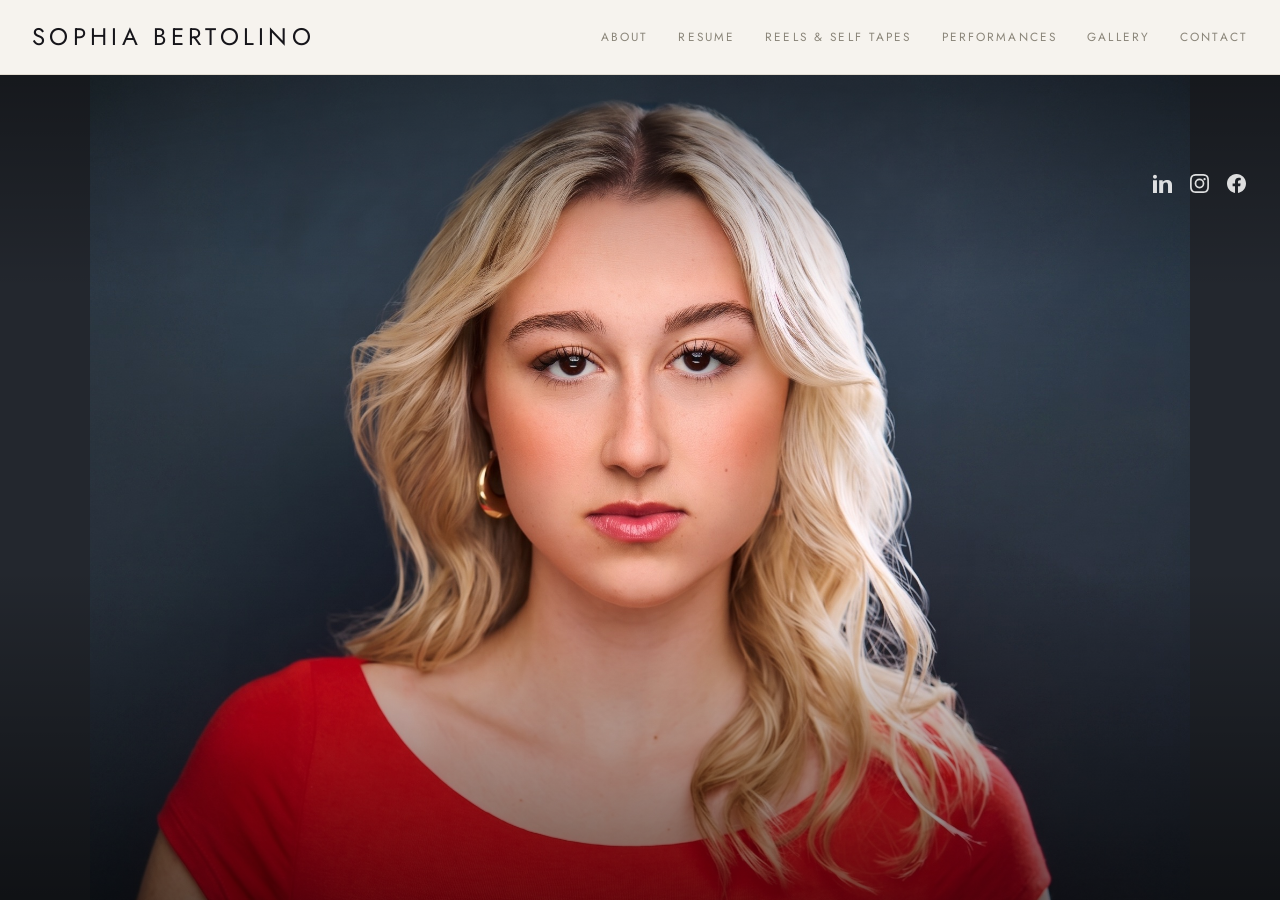
<file: index.html>
<!DOCTYPE html>
<html lang="en">
<head>
<meta charset="utf-8">
<meta name="viewport" content="width=device-width, initial-scale=1">
<title>Sophia Bertolino</title>
<meta name="description" content="Sophia Bertolino — actor. BFA Drama, NYU Tisch School of the Arts.">
<link rel="preconnect" href="https://fonts.googleapis.com">
<link rel="preconnect" href="https://fonts.gstatic.com" crossorigin>
<link href="https://fonts.googleapis.com/css2?family=Cormorant+Garamond:wght@300;400;500&family=Jost:wght@300;400;500&display=swap" rel="stylesheet">
<link rel="stylesheet" href="assets/style.css">

</head>
<body class="home">
<header class="site-header" id="siteHeader">
    <div class="bar">
      <a class="wordmark" href="index.html">SOPHIA BERTOLINO</a>
      <button class="menu-toggle" id="menuToggle" aria-label="Menu" aria-expanded="false">
        <span></span><span></span><span></span>
      </button>
      <nav class="nav" id="nav">
        <a class="" href="about.html">About</a>
        <a class="" href="resume.html">Resume</a>
        <a class="" href="reels.html">Reels &amp; Self Tapes</a>
        <a class="" href="performances.html">Performances</a>
        <a class="" href="gallery.html">Gallery</a>
        <a class="" href="contact.html">Contact</a>
      </nav>
    </div>
  </header>
<main class="hero">
    <img class="hero-img" src="assets/img/main.jpg" alt="Sophia Bertolino">
    <div class="socials hero-socials">
      <a href="https://www.linkedin.com/in/sophia-bertolino/" target="_blank" rel="noopener" aria-label="LinkedIn"><svg viewBox="0 0 24 24" aria-hidden="true"><path d="M4.98 3.5C4.98 4.88 3.87 6 2.5 6S0 4.88 0 3.5 1.12 1 2.5 1 4.98 2.12 4.98 3.5zM0 8h5v16H0V8zm7.5 0h4.78v2.19h.07c.67-1.27 2.3-2.61 4.73-2.61C22.4 7.58 24 10 24 14.27V24h-5v-8.63c0-2.06-.04-4.71-2.87-4.71-2.87 0-3.31 2.24-3.31 4.56V24h-5V8z"/></svg></a>
      <a href="https://www.instagram.com/sbert.2?igsh=b3ZmcTFpNGF1cG9r" target="_blank" rel="noopener" aria-label="Instagram"><svg viewBox="0 0 24 24" aria-hidden="true"><path d="M12 2.16c3.2 0 3.58.01 4.85.07 1.17.05 1.8.25 2.23.41.56.22.96.48 1.38.9.42.42.68.82.9 1.38.16.42.36 1.06.41 2.23.06 1.27.07 1.65.07 4.85s-.01 3.58-.07 4.85c-.05 1.17-.25 1.8-.41 2.23-.22.56-.48.96-.9 1.38-.42.42-.82.68-1.38.9-.42.16-1.06.36-2.23.41-1.27.06-1.65.07-4.85.07s-3.58-.01-4.85-.07c-1.17-.05-1.8-.25-2.23-.41a3.7 3.7 0 0 1-1.38-.9 3.7 3.7 0 0 1-.9-1.38c-.16-.42-.36-1.06-.41-2.23C2.17 15.58 2.16 15.2 2.16 12s.01-3.58.07-4.85c.05-1.17.25-1.8.41-2.23.22-.56.48-.96.9-1.38.42-.42.82-.68 1.38-.9.42-.16 1.06-.36 2.23-.41C8.42 2.17 8.8 2.16 12 2.16zM12 0C8.74 0 8.33.01 7.05.07 5.78.13 4.9.33 4.14.63c-.79.3-1.46.72-2.12 1.38C1.35 2.68.94 3.35.63 4.14.33 4.9.13 5.78.07 7.05.01 8.33 0 8.74 0 12s.01 3.67.07 4.95c.06 1.27.26 2.15.56 2.91.3.79.72 1.46 1.38 2.12.66.66 1.33 1.08 2.12 1.38.76.3 1.64.5 2.91.56C8.33 23.99 8.74 24 12 24s3.67-.01 4.95-.07c1.27-.06 2.15-.26 2.91-.56a5.86 5.86 0 0 0 2.12-1.38 5.86 5.86 0 0 0 1.38-2.12c.3-.76.5-1.64.56-2.91.06-1.28.07-1.69.07-4.95s-.01-3.67-.07-4.95c-.06-1.27-.26-2.15-.56-2.91a5.86 5.86 0 0 0-1.38-2.12A5.86 5.86 0 0 0 19.86.63c-.76-.3-1.64-.5-2.91-.56C15.67.01 15.26 0 12 0zm0 5.84a6.16 6.16 0 1 0 0 12.32 6.16 6.16 0 0 0 0-12.32zM12 16a4 4 0 1 1 0-8 4 4 0 0 1 0 8zm6.41-10.85a1.44 1.44 0 1 0 0 2.88 1.44 1.44 0 0 0 0-2.88z"/></svg></a>
      <a href="https://www.facebook.com/profile.php?id=100076003967653" target="_blank" rel="noopener" aria-label="Facebook"><svg viewBox="0 0 24 24" aria-hidden="true"><path d="M24 12.07C24 5.4 18.63 0 12 0S0 5.4 0 12.07C0 18.1 4.39 23.1 10.13 24v-8.44H7.08v-3.49h3.05V9.41c0-3.02 1.79-4.69 4.53-4.69 1.31 0 2.69.24 2.69.24v2.97h-1.52c-1.49 0-1.96.93-1.96 1.89v2.25h3.33l-.53 3.49h-2.8V24C19.61 23.1 24 18.1 24 12.07z"/></svg></a>
    </div>
  </main>
<script src="assets/script.js"></script>
</body>
</html>
</file>
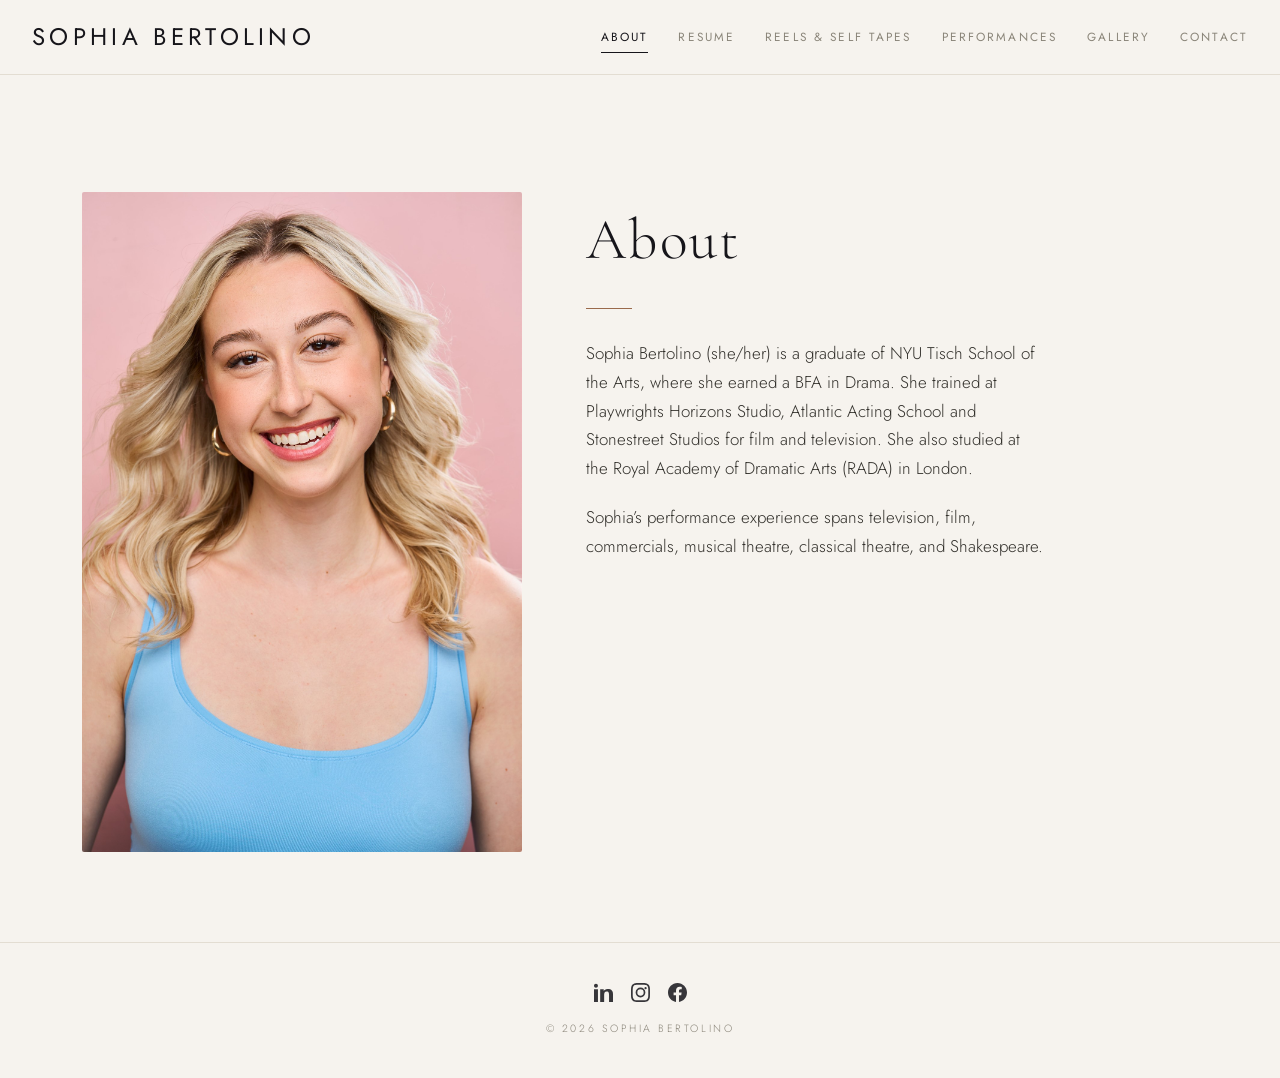
<file: about.html>
<!DOCTYPE html>
<html lang="en">
<head>
<meta charset="utf-8">
<meta name="viewport" content="width=device-width, initial-scale=1">
<title>About | Sophia Bertolino</title>
<meta name="description" content="Sophia Bertolino — actor. BFA Drama, NYU Tisch School of the Arts.">
<link rel="preconnect" href="https://fonts.googleapis.com">
<link rel="preconnect" href="https://fonts.gstatic.com" crossorigin>
<link href="https://fonts.googleapis.com/css2?family=Cormorant+Garamond:wght@300;400;500&family=Jost:wght@300;400;500&display=swap" rel="stylesheet">
<link rel="stylesheet" href="assets/style.css">

</head>
<body>
<header class="site-header" id="siteHeader">
    <div class="bar">
      <a class="wordmark" href="index.html">SOPHIA BERTOLINO</a>
      <button class="menu-toggle" id="menuToggle" aria-label="Menu" aria-expanded="false">
        <span></span><span></span><span></span>
      </button>
      <nav class="nav" id="nav">
        <a class="active" href="about.html">About</a>
        <a class="" href="resume.html">Resume</a>
        <a class="" href="reels.html">Reels &amp; Self Tapes</a>
        <a class="" href="performances.html">Performances</a>
        <a class="" href="gallery.html">Gallery</a>
        <a class="" href="contact.html">Contact</a>
      </nav>
    </div>
  </header>
<main class="page about">
    <div class="about-grid">
      <div class="about-photo">
        <img src="assets/img/about.jpg" alt="Sophia Bertolino">
      </div>
      <div class="about-text">
        <h2>About</h2>
        <p>Sophia Bertolino (she/her) is a graduate of NYU Tisch School of the Arts, where she earned a BFA in Drama. She trained at Playwrights Horizons Studio, Atlantic Acting School and Stonestreet Studios for film and television. She also studied at the Royal Academy of Dramatic Arts (RADA) in London.</p>
        <p>Sophia&rsquo;s performance experience spans television, film, commercials, musical theatre, classical theatre, and Shakespeare.</p>
      </div>
    </div>
  </main>
  <footer class="site-footer">
    <div class="socials ">
      <a href="https://www.linkedin.com/in/sophia-bertolino/" target="_blank" rel="noopener" aria-label="LinkedIn"><svg viewBox="0 0 24 24" aria-hidden="true"><path d="M4.98 3.5C4.98 4.88 3.87 6 2.5 6S0 4.88 0 3.5 1.12 1 2.5 1 4.98 2.12 4.98 3.5zM0 8h5v16H0V8zm7.5 0h4.78v2.19h.07c.67-1.27 2.3-2.61 4.73-2.61C22.4 7.58 24 10 24 14.27V24h-5v-8.63c0-2.06-.04-4.71-2.87-4.71-2.87 0-3.31 2.24-3.31 4.56V24h-5V8z"/></svg></a>
      <a href="https://www.instagram.com/sbert.2?igsh=b3ZmcTFpNGF1cG9r" target="_blank" rel="noopener" aria-label="Instagram"><svg viewBox="0 0 24 24" aria-hidden="true"><path d="M12 2.16c3.2 0 3.58.01 4.85.07 1.17.05 1.8.25 2.23.41.56.22.96.48 1.38.9.42.42.68.82.9 1.38.16.42.36 1.06.41 2.23.06 1.27.07 1.65.07 4.85s-.01 3.58-.07 4.85c-.05 1.17-.25 1.8-.41 2.23-.22.56-.48.96-.9 1.38-.42.42-.82.68-1.38.9-.42.16-1.06.36-2.23.41-1.27.06-1.65.07-4.85.07s-3.58-.01-4.85-.07c-1.17-.05-1.8-.25-2.23-.41a3.7 3.7 0 0 1-1.38-.9 3.7 3.7 0 0 1-.9-1.38c-.16-.42-.36-1.06-.41-2.23C2.17 15.58 2.16 15.2 2.16 12s.01-3.58.07-4.85c.05-1.17.25-1.8.41-2.23.22-.56.48-.96.9-1.38.42-.42.82-.68 1.38-.9.42-.16 1.06-.36 2.23-.41C8.42 2.17 8.8 2.16 12 2.16zM12 0C8.74 0 8.33.01 7.05.07 5.78.13 4.9.33 4.14.63c-.79.3-1.46.72-2.12 1.38C1.35 2.68.94 3.35.63 4.14.33 4.9.13 5.78.07 7.05.01 8.33 0 8.74 0 12s.01 3.67.07 4.95c.06 1.27.26 2.15.56 2.91.3.79.72 1.46 1.38 2.12.66.66 1.33 1.08 2.12 1.38.76.3 1.64.5 2.91.56C8.33 23.99 8.74 24 12 24s3.67-.01 4.95-.07c1.27-.06 2.15-.26 2.91-.56a5.86 5.86 0 0 0 2.12-1.38 5.86 5.86 0 0 0 1.38-2.12c.3-.76.5-1.64.56-2.91.06-1.28.07-1.69.07-4.95s-.01-3.67-.07-4.95c-.06-1.27-.26-2.15-.56-2.91a5.86 5.86 0 0 0-1.38-2.12A5.86 5.86 0 0 0 19.86.63c-.76-.3-1.64-.5-2.91-.56C15.67.01 15.26 0 12 0zm0 5.84a6.16 6.16 0 1 0 0 12.32 6.16 6.16 0 0 0 0-12.32zM12 16a4 4 0 1 1 0-8 4 4 0 0 1 0 8zm6.41-10.85a1.44 1.44 0 1 0 0 2.88 1.44 1.44 0 0 0 0-2.88z"/></svg></a>
      <a href="https://www.facebook.com/profile.php?id=100076003967653" target="_blank" rel="noopener" aria-label="Facebook"><svg viewBox="0 0 24 24" aria-hidden="true"><path d="M24 12.07C24 5.4 18.63 0 12 0S0 5.4 0 12.07C0 18.1 4.39 23.1 10.13 24v-8.44H7.08v-3.49h3.05V9.41c0-3.02 1.79-4.69 4.53-4.69 1.31 0 2.69.24 2.69.24v2.97h-1.52c-1.49 0-1.96.93-1.96 1.89v2.25h3.33l-.53 3.49h-2.8V24C19.61 23.1 24 18.1 24 12.07z"/></svg></a>
    </div>
    <p class="copyright">&copy; 2026 Sophia Bertolino</p>
  </footer>
<script src="assets/script.js"></script>
</body>
</html>
</file>
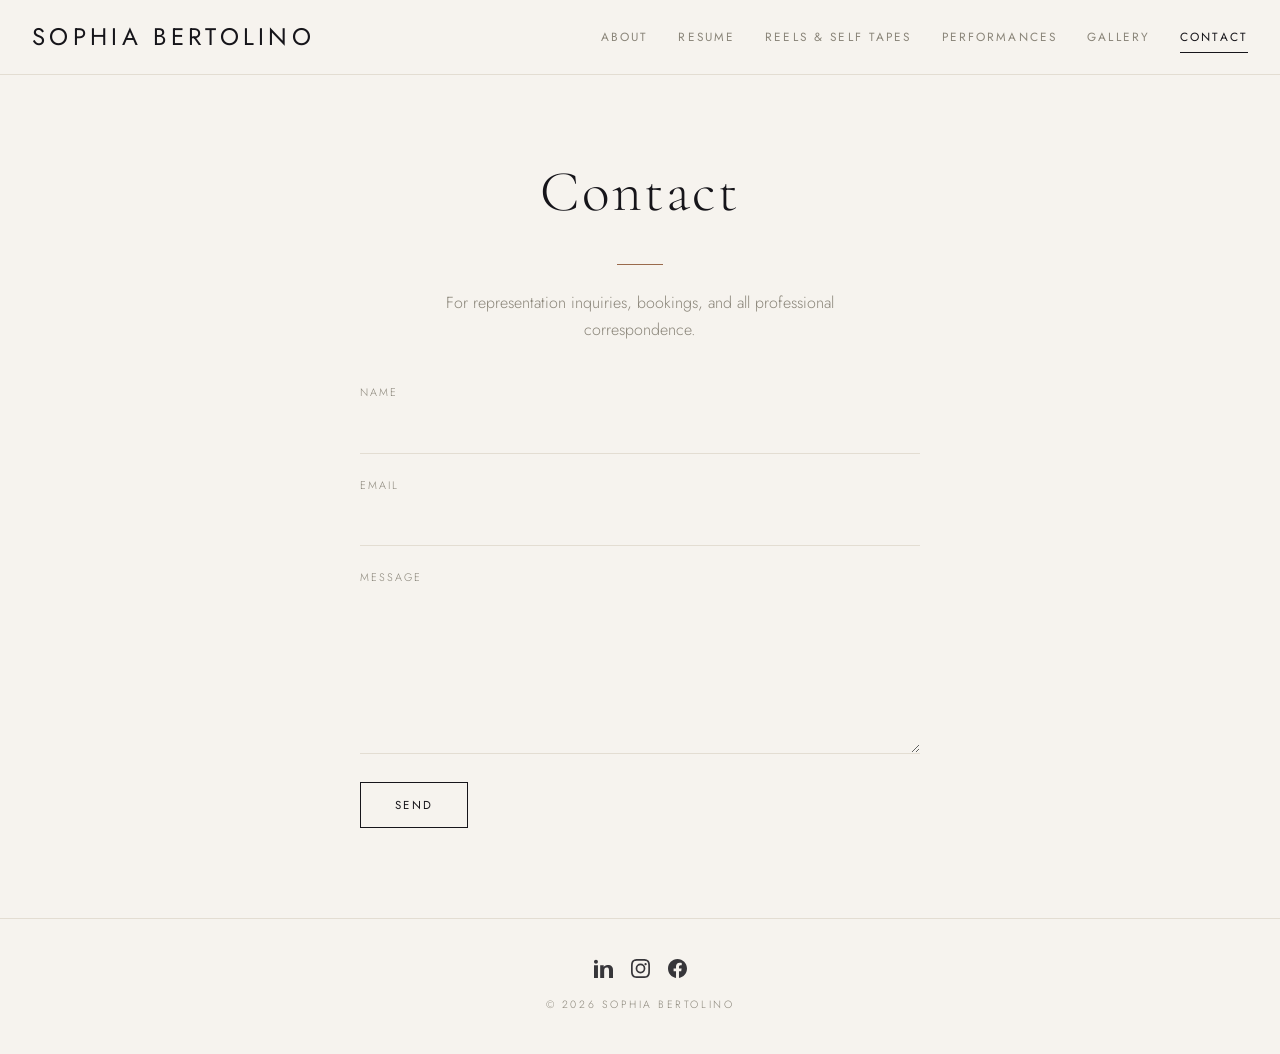
<file: contact.html>
<!DOCTYPE html>
<html lang="en">
<head>
<meta charset="utf-8">
<meta name="viewport" content="width=device-width, initial-scale=1">
<title>Contact | Sophia Bertolino</title>
<meta name="description" content="Sophia Bertolino — actor. BFA Drama, NYU Tisch School of the Arts.">
<link rel="preconnect" href="https://fonts.googleapis.com">
<link rel="preconnect" href="https://fonts.gstatic.com" crossorigin>
<link href="https://fonts.googleapis.com/css2?family=Cormorant+Garamond:wght@300;400;500&family=Jost:wght@300;400;500&display=swap" rel="stylesheet">
<link rel="stylesheet" href="assets/style.css">

</head>
<body>
<header class="site-header" id="siteHeader">
    <div class="bar">
      <a class="wordmark" href="index.html">SOPHIA BERTOLINO</a>
      <button class="menu-toggle" id="menuToggle" aria-label="Menu" aria-expanded="false">
        <span></span><span></span><span></span>
      </button>
      <nav class="nav" id="nav">
        <a class="" href="about.html">About</a>
        <a class="" href="resume.html">Resume</a>
        <a class="" href="reels.html">Reels &amp; Self Tapes</a>
        <a class="" href="performances.html">Performances</a>
        <a class="" href="gallery.html">Gallery</a>
        <a class="active" href="contact.html">Contact</a>
      </nav>
    </div>
  </header>
<main class="page narrow">
    <h2>Contact</h2>
    <p class="contact-intro">For representation inquiries, bookings, and all professional correspondence.</p>
    <form class="contact-form" action="https://formspree.io/f/xeedyerl" method="POST">
      <label>Name<input type="text" name="name" required></label>
      <label>Email<input type="email" name="email" required></label>
      <label>Message<textarea name="message" rows="6" required></textarea></label>
      <button type="submit" class="btn">Send</button>
    </form>
  </main>
  <footer class="site-footer">
    <div class="socials ">
      <a href="https://www.linkedin.com/in/sophia-bertolino/" target="_blank" rel="noopener" aria-label="LinkedIn"><svg viewBox="0 0 24 24" aria-hidden="true"><path d="M4.98 3.5C4.98 4.88 3.87 6 2.5 6S0 4.88 0 3.5 1.12 1 2.5 1 4.98 2.12 4.98 3.5zM0 8h5v16H0V8zm7.5 0h4.78v2.19h.07c.67-1.27 2.3-2.61 4.73-2.61C22.4 7.58 24 10 24 14.27V24h-5v-8.63c0-2.06-.04-4.71-2.87-4.71-2.87 0-3.31 2.24-3.31 4.56V24h-5V8z"/></svg></a>
      <a href="https://www.instagram.com/sbert.2?igsh=b3ZmcTFpNGF1cG9r" target="_blank" rel="noopener" aria-label="Instagram"><svg viewBox="0 0 24 24" aria-hidden="true"><path d="M12 2.16c3.2 0 3.58.01 4.85.07 1.17.05 1.8.25 2.23.41.56.22.96.48 1.38.9.42.42.68.82.9 1.38.16.42.36 1.06.41 2.23.06 1.27.07 1.65.07 4.85s-.01 3.58-.07 4.85c-.05 1.17-.25 1.8-.41 2.23-.22.56-.48.96-.9 1.38-.42.42-.82.68-1.38.9-.42.16-1.06.36-2.23.41-1.27.06-1.65.07-4.85.07s-3.58-.01-4.85-.07c-1.17-.05-1.8-.25-2.23-.41a3.7 3.7 0 0 1-1.38-.9 3.7 3.7 0 0 1-.9-1.38c-.16-.42-.36-1.06-.41-2.23C2.17 15.58 2.16 15.2 2.16 12s.01-3.58.07-4.85c.05-1.17.25-1.8.41-2.23.22-.56.48-.96.9-1.38.42-.42.82-.68 1.38-.9.42-.16 1.06-.36 2.23-.41C8.42 2.17 8.8 2.16 12 2.16zM12 0C8.74 0 8.33.01 7.05.07 5.78.13 4.9.33 4.14.63c-.79.3-1.46.72-2.12 1.38C1.35 2.68.94 3.35.63 4.14.33 4.9.13 5.78.07 7.05.01 8.33 0 8.74 0 12s.01 3.67.07 4.95c.06 1.27.26 2.15.56 2.91.3.79.72 1.46 1.38 2.12.66.66 1.33 1.08 2.12 1.38.76.3 1.64.5 2.91.56C8.33 23.99 8.74 24 12 24s3.67-.01 4.95-.07c1.27-.06 2.15-.26 2.91-.56a5.86 5.86 0 0 0 2.12-1.38 5.86 5.86 0 0 0 1.38-2.12c.3-.76.5-1.64.56-2.91.06-1.28.07-1.69.07-4.95s-.01-3.67-.07-4.95c-.06-1.27-.26-2.15-.56-2.91a5.86 5.86 0 0 0-1.38-2.12A5.86 5.86 0 0 0 19.86.63c-.76-.3-1.64-.5-2.91-.56C15.67.01 15.26 0 12 0zm0 5.84a6.16 6.16 0 1 0 0 12.32 6.16 6.16 0 0 0 0-12.32zM12 16a4 4 0 1 1 0-8 4 4 0 0 1 0 8zm6.41-10.85a1.44 1.44 0 1 0 0 2.88 1.44 1.44 0 0 0 0-2.88z"/></svg></a>
      <a href="https://www.facebook.com/profile.php?id=100076003967653" target="_blank" rel="noopener" aria-label="Facebook"><svg viewBox="0 0 24 24" aria-hidden="true"><path d="M24 12.07C24 5.4 18.63 0 12 0S0 5.4 0 12.07C0 18.1 4.39 23.1 10.13 24v-8.44H7.08v-3.49h3.05V9.41c0-3.02 1.79-4.69 4.53-4.69 1.31 0 2.69.24 2.69.24v2.97h-1.52c-1.49 0-1.96.93-1.96 1.89v2.25h3.33l-.53 3.49h-2.8V24C19.61 23.1 24 18.1 24 12.07z"/></svg></a>
    </div>
    <p class="copyright">&copy; 2026 Sophia Bertolino</p>
  </footer>
<script src="assets/script.js"></script>
</body>
</html>
</file>
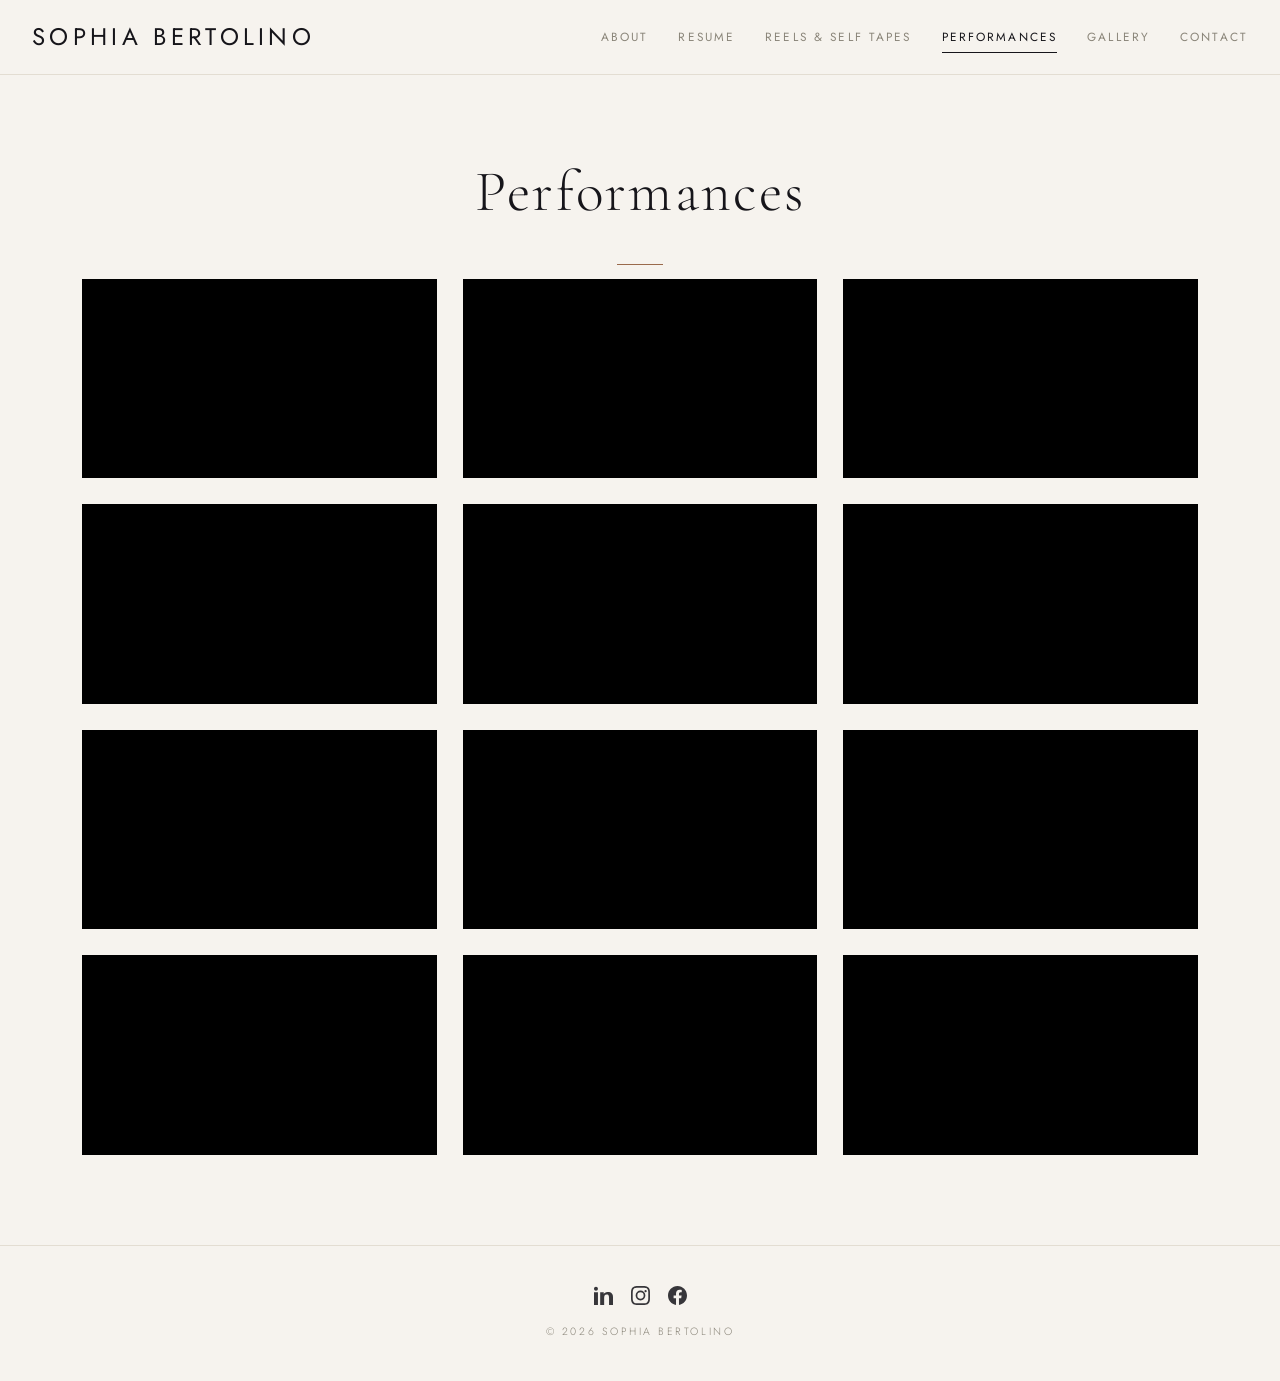
<file: performances.html>
<!DOCTYPE html>
<html lang="en">
<head>
<meta charset="utf-8">
<meta name="viewport" content="width=device-width, initial-scale=1">
<title>Performances | Sophia Bertolino</title>
<meta name="description" content="Sophia Bertolino — actor. BFA Drama, NYU Tisch School of the Arts.">
<link rel="preconnect" href="https://fonts.googleapis.com">
<link rel="preconnect" href="https://fonts.gstatic.com" crossorigin>
<link href="https://fonts.googleapis.com/css2?family=Cormorant+Garamond:wght@300;400;500&family=Jost:wght@300;400;500&display=swap" rel="stylesheet">
<link rel="stylesheet" href="assets/style.css">

</head>
<body>
<header class="site-header" id="siteHeader">
    <div class="bar">
      <a class="wordmark" href="index.html">SOPHIA BERTOLINO</a>
      <button class="menu-toggle" id="menuToggle" aria-label="Menu" aria-expanded="false">
        <span></span><span></span><span></span>
      </button>
      <nav class="nav" id="nav">
        <a class="" href="about.html">About</a>
        <a class="" href="resume.html">Resume</a>
        <a class="" href="reels.html">Reels &amp; Self Tapes</a>
        <a class="active" href="performances.html">Performances</a>
        <a class="" href="gallery.html">Gallery</a>
        <a class="" href="contact.html">Contact</a>
      </nav>
    </div>
  </header>
<main class="page">
    <h2>Performances</h2>
    <div class="video-grid">
        <div class="video"><iframe src="https://www.youtube-nocookie.com/embed/KzZjwiPKBFQ" title="YouTube video" loading="lazy" frameborder="0" allow="accelerometer; autoplay; clipboard-write; encrypted-media; gyroscope; picture-in-picture; web-share" allowfullscreen></iframe></div>
        <div class="video"><iframe src="https://www.youtube-nocookie.com/embed/73i0lxJDe-g" title="YouTube video" loading="lazy" frameborder="0" allow="accelerometer; autoplay; clipboard-write; encrypted-media; gyroscope; picture-in-picture; web-share" allowfullscreen></iframe></div>
        <div class="video"><iframe src="https://www.youtube-nocookie.com/embed/NiCFVUxR1rk" title="YouTube video" loading="lazy" frameborder="0" allow="accelerometer; autoplay; clipboard-write; encrypted-media; gyroscope; picture-in-picture; web-share" allowfullscreen></iframe></div>
        <div class="video"><iframe src="https://www.youtube-nocookie.com/embed/8A0jg4J6cmE" title="YouTube video" loading="lazy" frameborder="0" allow="accelerometer; autoplay; clipboard-write; encrypted-media; gyroscope; picture-in-picture; web-share" allowfullscreen></iframe></div>
        <div class="video"><iframe src="https://www.youtube-nocookie.com/embed/IC1UVLmGSKE" title="YouTube video" loading="lazy" frameborder="0" allow="accelerometer; autoplay; clipboard-write; encrypted-media; gyroscope; picture-in-picture; web-share" allowfullscreen></iframe></div>
        <div class="video"><iframe src="https://www.youtube-nocookie.com/embed/cA-JRCYbUog" title="YouTube video" loading="lazy" frameborder="0" allow="accelerometer; autoplay; clipboard-write; encrypted-media; gyroscope; picture-in-picture; web-share" allowfullscreen></iframe></div>
        <div class="video"><iframe src="https://www.youtube-nocookie.com/embed/mjezMCenE-Q" title="YouTube video" loading="lazy" frameborder="0" allow="accelerometer; autoplay; clipboard-write; encrypted-media; gyroscope; picture-in-picture; web-share" allowfullscreen></iframe></div>
        <div class="video"><iframe src="https://www.youtube-nocookie.com/embed/aevQNqaSycs" title="YouTube video" loading="lazy" frameborder="0" allow="accelerometer; autoplay; clipboard-write; encrypted-media; gyroscope; picture-in-picture; web-share" allowfullscreen></iframe></div>
        <div class="video"><iframe src="https://www.youtube-nocookie.com/embed/j_-DfX4bScQ" title="YouTube video" loading="lazy" frameborder="0" allow="accelerometer; autoplay; clipboard-write; encrypted-media; gyroscope; picture-in-picture; web-share" allowfullscreen></iframe></div>
        <div class="video"><iframe src="https://www.youtube-nocookie.com/embed/kuX8zt9rZGo" title="YouTube video" loading="lazy" frameborder="0" allow="accelerometer; autoplay; clipboard-write; encrypted-media; gyroscope; picture-in-picture; web-share" allowfullscreen></iframe></div>
        <div class="video"><iframe src="https://www.youtube-nocookie.com/embed/DfaxXG9jH8w" title="YouTube video" loading="lazy" frameborder="0" allow="accelerometer; autoplay; clipboard-write; encrypted-media; gyroscope; picture-in-picture; web-share" allowfullscreen></iframe></div>
        <div class="video"><iframe src="https://www.youtube-nocookie.com/embed/_NhQgnxhxzM" title="YouTube video" loading="lazy" frameborder="0" allow="accelerometer; autoplay; clipboard-write; encrypted-media; gyroscope; picture-in-picture; web-share" allowfullscreen></iframe></div>
      </div>
  </main>
  <footer class="site-footer">
    <div class="socials ">
      <a href="https://www.linkedin.com/in/sophia-bertolino/" target="_blank" rel="noopener" aria-label="LinkedIn"><svg viewBox="0 0 24 24" aria-hidden="true"><path d="M4.98 3.5C4.98 4.88 3.87 6 2.5 6S0 4.88 0 3.5 1.12 1 2.5 1 4.98 2.12 4.98 3.5zM0 8h5v16H0V8zm7.5 0h4.78v2.19h.07c.67-1.27 2.3-2.61 4.73-2.61C22.4 7.58 24 10 24 14.27V24h-5v-8.63c0-2.06-.04-4.71-2.87-4.71-2.87 0-3.31 2.24-3.31 4.56V24h-5V8z"/></svg></a>
      <a href="https://www.instagram.com/sbert.2?igsh=b3ZmcTFpNGF1cG9r" target="_blank" rel="noopener" aria-label="Instagram"><svg viewBox="0 0 24 24" aria-hidden="true"><path d="M12 2.16c3.2 0 3.58.01 4.85.07 1.17.05 1.8.25 2.23.41.56.22.96.48 1.38.9.42.42.68.82.9 1.38.16.42.36 1.06.41 2.23.06 1.27.07 1.65.07 4.85s-.01 3.58-.07 4.85c-.05 1.17-.25 1.8-.41 2.23-.22.56-.48.96-.9 1.38-.42.42-.82.68-1.38.9-.42.16-1.06.36-2.23.41-1.27.06-1.65.07-4.85.07s-3.58-.01-4.85-.07c-1.17-.05-1.8-.25-2.23-.41a3.7 3.7 0 0 1-1.38-.9 3.7 3.7 0 0 1-.9-1.38c-.16-.42-.36-1.06-.41-2.23C2.17 15.58 2.16 15.2 2.16 12s.01-3.58.07-4.85c.05-1.17.25-1.8.41-2.23.22-.56.48-.96.9-1.38.42-.42.82-.68 1.38-.9.42-.16 1.06-.36 2.23-.41C8.42 2.17 8.8 2.16 12 2.16zM12 0C8.74 0 8.33.01 7.05.07 5.78.13 4.9.33 4.14.63c-.79.3-1.46.72-2.12 1.38C1.35 2.68.94 3.35.63 4.14.33 4.9.13 5.78.07 7.05.01 8.33 0 8.74 0 12s.01 3.67.07 4.95c.06 1.27.26 2.15.56 2.91.3.79.72 1.46 1.38 2.12.66.66 1.33 1.08 2.12 1.38.76.3 1.64.5 2.91.56C8.33 23.99 8.74 24 12 24s3.67-.01 4.95-.07c1.27-.06 2.15-.26 2.91-.56a5.86 5.86 0 0 0 2.12-1.38 5.86 5.86 0 0 0 1.38-2.12c.3-.76.5-1.64.56-2.91.06-1.28.07-1.69.07-4.95s-.01-3.67-.07-4.95c-.06-1.27-.26-2.15-.56-2.91a5.86 5.86 0 0 0-1.38-2.12A5.86 5.86 0 0 0 19.86.63c-.76-.3-1.64-.5-2.91-.56C15.67.01 15.26 0 12 0zm0 5.84a6.16 6.16 0 1 0 0 12.32 6.16 6.16 0 0 0 0-12.32zM12 16a4 4 0 1 1 0-8 4 4 0 0 1 0 8zm6.41-10.85a1.44 1.44 0 1 0 0 2.88 1.44 1.44 0 0 0 0-2.88z"/></svg></a>
      <a href="https://www.facebook.com/profile.php?id=100076003967653" target="_blank" rel="noopener" aria-label="Facebook"><svg viewBox="0 0 24 24" aria-hidden="true"><path d="M24 12.07C24 5.4 18.63 0 12 0S0 5.4 0 12.07C0 18.1 4.39 23.1 10.13 24v-8.44H7.08v-3.49h3.05V9.41c0-3.02 1.79-4.69 4.53-4.69 1.31 0 2.69.24 2.69.24v2.97h-1.52c-1.49 0-1.96.93-1.96 1.89v2.25h3.33l-.53 3.49h-2.8V24C19.61 23.1 24 18.1 24 12.07z"/></svg></a>
    </div>
    <p class="copyright">&copy; 2026 Sophia Bertolino</p>
  </footer>
<script src="assets/script.js"></script>
</body>
</html>
</file>
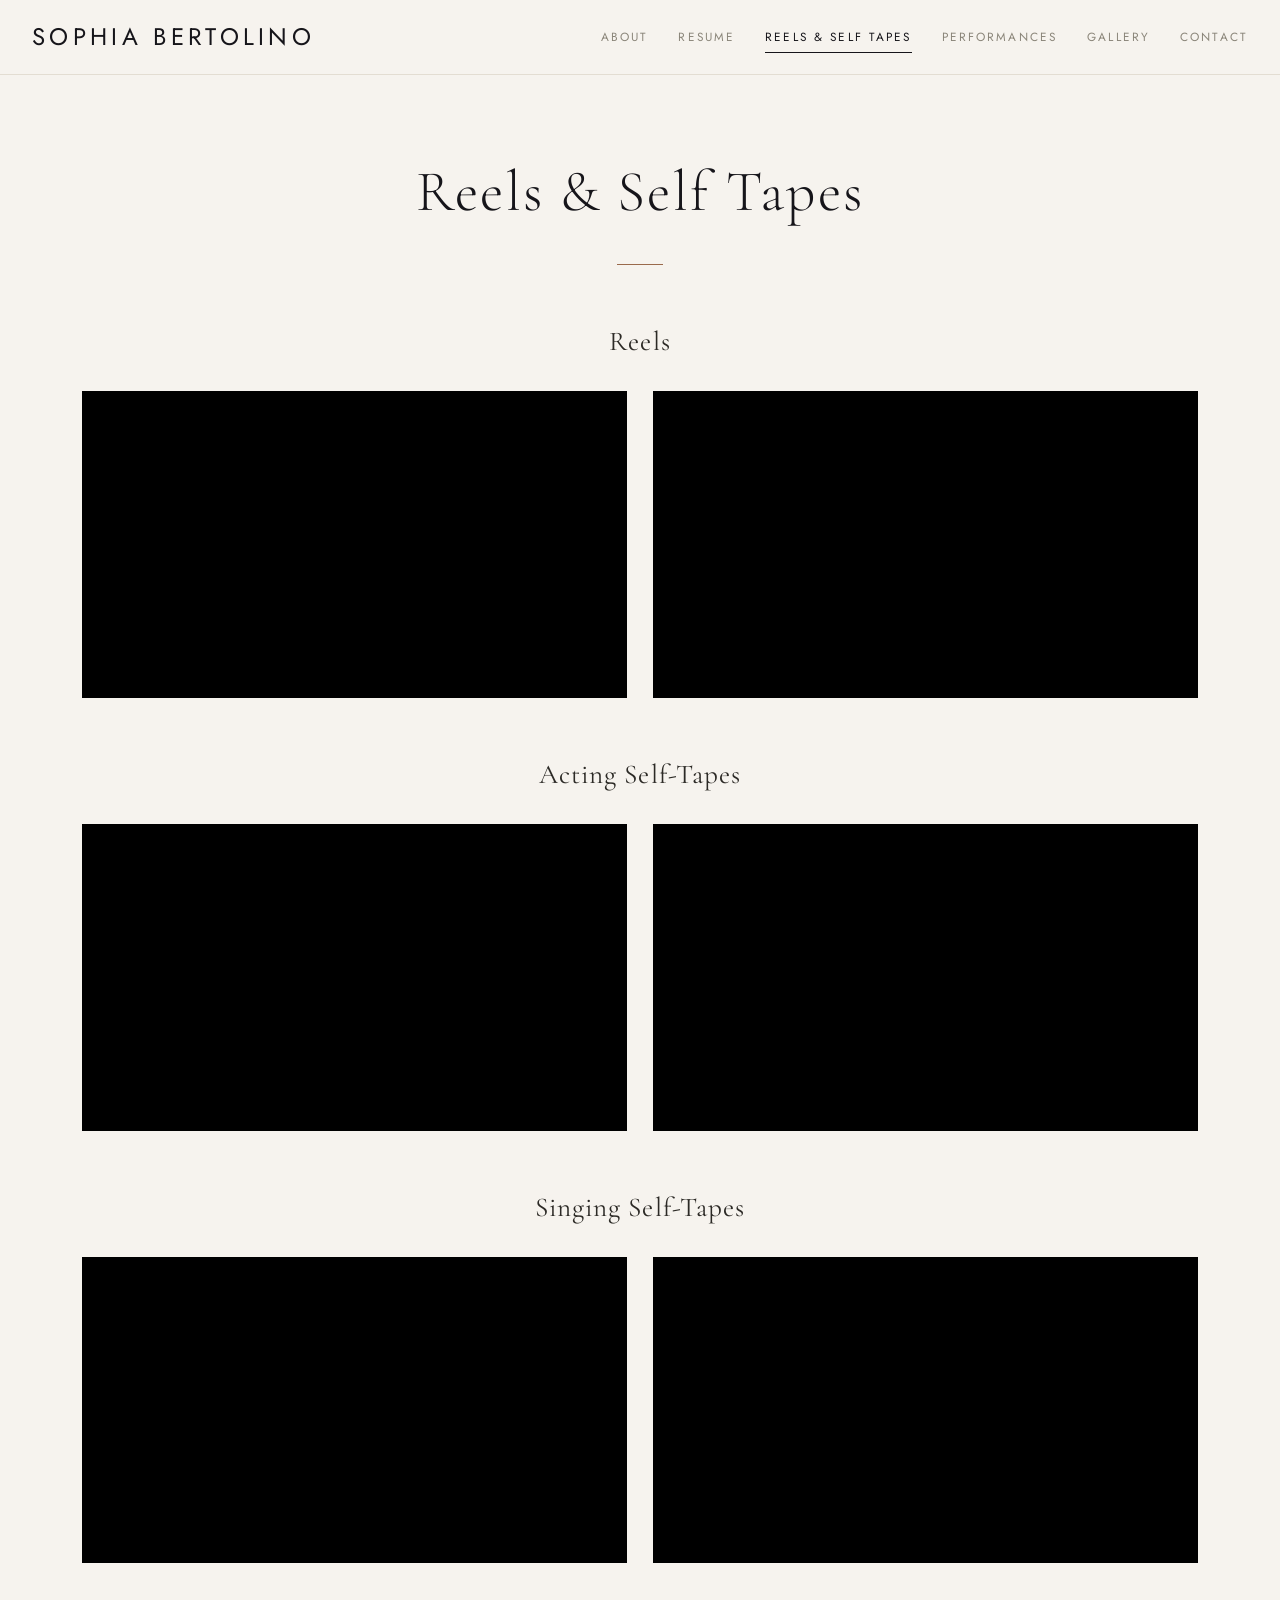
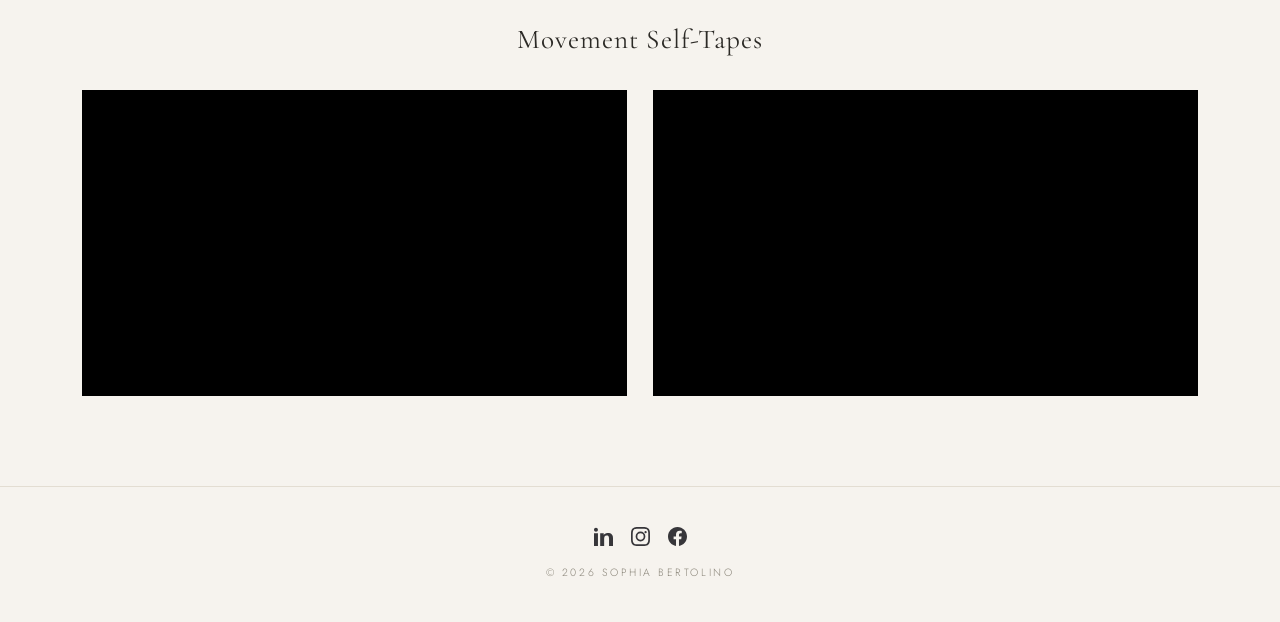
<file: reels.html>
<!DOCTYPE html>
<html lang="en">
<head>
<meta charset="utf-8">
<meta name="viewport" content="width=device-width, initial-scale=1">
<title>Reels & Self Tapes | Sophia Bertolino</title>
<meta name="description" content="Sophia Bertolino — actor. BFA Drama, NYU Tisch School of the Arts.">
<link rel="preconnect" href="https://fonts.googleapis.com">
<link rel="preconnect" href="https://fonts.gstatic.com" crossorigin>
<link href="https://fonts.googleapis.com/css2?family=Cormorant+Garamond:wght@300;400;500&family=Jost:wght@300;400;500&display=swap" rel="stylesheet">
<link rel="stylesheet" href="assets/style.css">

</head>
<body>
<header class="site-header" id="siteHeader">
    <div class="bar">
      <a class="wordmark" href="index.html">SOPHIA BERTOLINO</a>
      <button class="menu-toggle" id="menuToggle" aria-label="Menu" aria-expanded="false">
        <span></span><span></span><span></span>
      </button>
      <nav class="nav" id="nav">
        <a class="" href="about.html">About</a>
        <a class="" href="resume.html">Resume</a>
        <a class="active" href="reels.html">Reels &amp; Self Tapes</a>
        <a class="" href="performances.html">Performances</a>
        <a class="" href="gallery.html">Gallery</a>
        <a class="" href="contact.html">Contact</a>
      </nav>
    </div>
  </header>
<main class="page">
    <h2>Reels &amp; Self Tapes</h2>
      <h3 class="vid-heading">Reels</h3>
      <div class="video-grid">
        <div class="video"><iframe src="https://www.youtube-nocookie.com/embed/x7NkT8k544o" title="YouTube video" loading="lazy" frameborder="0" allow="accelerometer; autoplay; clipboard-write; encrypted-media; gyroscope; picture-in-picture; web-share" allowfullscreen></iframe></div>
        <div class="video"><iframe src="https://www.youtube-nocookie.com/embed/N3WlUxm0_D4" title="YouTube video" loading="lazy" frameborder="0" allow="accelerometer; autoplay; clipboard-write; encrypted-media; gyroscope; picture-in-picture; web-share" allowfullscreen></iframe></div>
      </div>

      <h3 class="vid-heading">Acting Self-Tapes</h3>
      <div class="video-grid">
        <div class="video"><iframe src="https://www.youtube-nocookie.com/embed/lCz9slEW-Ww" title="YouTube video" loading="lazy" frameborder="0" allow="accelerometer; autoplay; clipboard-write; encrypted-media; gyroscope; picture-in-picture; web-share" allowfullscreen></iframe></div>
        <div class="video"><iframe src="https://www.youtube-nocookie.com/embed/XOJR6Fndg10" title="YouTube video" loading="lazy" frameborder="0" allow="accelerometer; autoplay; clipboard-write; encrypted-media; gyroscope; picture-in-picture; web-share" allowfullscreen></iframe></div>
      </div>

      <h3 class="vid-heading">Singing Self-Tapes</h3>
      <div class="video-grid">
        <div class="video"><iframe src="https://www.youtube-nocookie.com/embed/WGYKyH0CKb4" title="YouTube video" loading="lazy" frameborder="0" allow="accelerometer; autoplay; clipboard-write; encrypted-media; gyroscope; picture-in-picture; web-share" allowfullscreen></iframe></div>
        <div class="video"><iframe src="https://www.youtube-nocookie.com/embed/7hn59xA6pbA" title="YouTube video" loading="lazy" frameborder="0" allow="accelerometer; autoplay; clipboard-write; encrypted-media; gyroscope; picture-in-picture; web-share" allowfullscreen></iframe></div>
      </div>

      <h3 class="vid-heading">Movement Self-Tapes</h3>
      <div class="video-grid">
        <div class="video"><iframe src="https://www.youtube-nocookie.com/embed/k1H8_e25Cpk" title="YouTube video" loading="lazy" frameborder="0" allow="accelerometer; autoplay; clipboard-write; encrypted-media; gyroscope; picture-in-picture; web-share" allowfullscreen></iframe></div>
        <div class="video"><iframe src="https://www.youtube-nocookie.com/embed/G1THjhFmOOQ" title="YouTube video" loading="lazy" frameborder="0" allow="accelerometer; autoplay; clipboard-write; encrypted-media; gyroscope; picture-in-picture; web-share" allowfullscreen></iframe></div>
      </div>
  </main>
  <footer class="site-footer">
    <div class="socials ">
      <a href="https://www.linkedin.com/in/sophia-bertolino/" target="_blank" rel="noopener" aria-label="LinkedIn"><svg viewBox="0 0 24 24" aria-hidden="true"><path d="M4.98 3.5C4.98 4.88 3.87 6 2.5 6S0 4.88 0 3.5 1.12 1 2.5 1 4.98 2.12 4.98 3.5zM0 8h5v16H0V8zm7.5 0h4.78v2.19h.07c.67-1.27 2.3-2.61 4.73-2.61C22.4 7.58 24 10 24 14.27V24h-5v-8.63c0-2.06-.04-4.71-2.87-4.71-2.87 0-3.31 2.24-3.31 4.56V24h-5V8z"/></svg></a>
      <a href="https://www.instagram.com/sbert.2?igsh=b3ZmcTFpNGF1cG9r" target="_blank" rel="noopener" aria-label="Instagram"><svg viewBox="0 0 24 24" aria-hidden="true"><path d="M12 2.16c3.2 0 3.58.01 4.85.07 1.17.05 1.8.25 2.23.41.56.22.96.48 1.38.9.42.42.68.82.9 1.38.16.42.36 1.06.41 2.23.06 1.27.07 1.65.07 4.85s-.01 3.58-.07 4.85c-.05 1.17-.25 1.8-.41 2.23-.22.56-.48.96-.9 1.38-.42.42-.82.68-1.38.9-.42.16-1.06.36-2.23.41-1.27.06-1.65.07-4.85.07s-3.58-.01-4.85-.07c-1.17-.05-1.8-.25-2.23-.41a3.7 3.7 0 0 1-1.38-.9 3.7 3.7 0 0 1-.9-1.38c-.16-.42-.36-1.06-.41-2.23C2.17 15.58 2.16 15.2 2.16 12s.01-3.58.07-4.85c.05-1.17.25-1.8.41-2.23.22-.56.48-.96.9-1.38.42-.42.82-.68 1.38-.9.42-.16 1.06-.36 2.23-.41C8.42 2.17 8.8 2.16 12 2.16zM12 0C8.74 0 8.33.01 7.05.07 5.78.13 4.9.33 4.14.63c-.79.3-1.46.72-2.12 1.38C1.35 2.68.94 3.35.63 4.14.33 4.9.13 5.78.07 7.05.01 8.33 0 8.74 0 12s.01 3.67.07 4.95c.06 1.27.26 2.15.56 2.91.3.79.72 1.46 1.38 2.12.66.66 1.33 1.08 2.12 1.38.76.3 1.64.5 2.91.56C8.33 23.99 8.74 24 12 24s3.67-.01 4.95-.07c1.27-.06 2.15-.26 2.91-.56a5.86 5.86 0 0 0 2.12-1.38 5.86 5.86 0 0 0 1.38-2.12c.3-.76.5-1.64.56-2.91.06-1.28.07-1.69.07-4.95s-.01-3.67-.07-4.95c-.06-1.27-.26-2.15-.56-2.91a5.86 5.86 0 0 0-1.38-2.12A5.86 5.86 0 0 0 19.86.63c-.76-.3-1.64-.5-2.91-.56C15.67.01 15.26 0 12 0zm0 5.84a6.16 6.16 0 1 0 0 12.32 6.16 6.16 0 0 0 0-12.32zM12 16a4 4 0 1 1 0-8 4 4 0 0 1 0 8zm6.41-10.85a1.44 1.44 0 1 0 0 2.88 1.44 1.44 0 0 0 0-2.88z"/></svg></a>
      <a href="https://www.facebook.com/profile.php?id=100076003967653" target="_blank" rel="noopener" aria-label="Facebook"><svg viewBox="0 0 24 24" aria-hidden="true"><path d="M24 12.07C24 5.4 18.63 0 12 0S0 5.4 0 12.07C0 18.1 4.39 23.1 10.13 24v-8.44H7.08v-3.49h3.05V9.41c0-3.02 1.79-4.69 4.53-4.69 1.31 0 2.69.24 2.69.24v2.97h-1.52c-1.49 0-1.96.93-1.96 1.89v2.25h3.33l-.53 3.49h-2.8V24C19.61 23.1 24 18.1 24 12.07z"/></svg></a>
    </div>
    <p class="copyright">&copy; 2026 Sophia Bertolino</p>
  </footer>
<script src="assets/script.js"></script>
</body>
</html>
</file>
<file: assets/style.css>
/* ============================================================
   Sophia Bertolino — editorial minimal
   ============================================================ */
:root{
  --bg:#0f0f10;
  --ink:#16151a;
  --paper:#f6f3ee;
  --muted:#8a8579;
  --line:#e3ddd2;
  --accent:#9a6a4c;
  --nav-h:74px;
  --serif:"Cormorant Garamond",Georgia,serif;
  --sans:"Jost",system-ui,sans-serif;
}
*{box-sizing:border-box;margin:0;padding:0}
html{scroll-behavior:smooth}
body{
  font-family:var(--sans);
  color:var(--ink);
  background:var(--paper);
  font-weight:300;
  -webkit-font-smoothing:antialiased;
  line-height:1.7;
}
img{display:block;max-width:100%}
a{color:inherit;text-decoration:none}

/* ---------- Header / Nav ---------- */
.site-header{
  position:fixed;top:0;left:0;right:0;z-index:50;
  background:var(--paper);
  border-bottom:1px solid var(--line);
  transition:background .4s ease,border-color .4s ease;
}
.site-header.on-hero{
  background:transparent;border-bottom-color:transparent;
}
.site-header.on-hero .wordmark,
.site-header.on-hero .nav a,
.site-header.on-hero .menu-toggle span{color:#fff;background-color:#fff}
.site-header.on-hero .wordmark,
.site-header.on-hero .nav a{background:none;color:#fff}
.site-header.on-hero.scrolled{
  background:rgba(15,15,16,.92);border-bottom-color:rgba(255,255,255,.12);
  backdrop-filter:saturate(140%) blur(6px);
}
.bar{
  max-width:1280px;margin:0 auto;height:var(--nav-h);
  display:flex;align-items:center;justify-content:space-between;
  padding:0 32px;
}
.wordmark{
  font-family:var(--sans);font-weight:400;
  letter-spacing:.18em;font-size:1.5rem;text-transform:uppercase;
  white-space:nowrap;
}
.nav{display:flex;gap:30px;align-items:center}
.nav a{
  font-size:.74rem;letter-spacing:.18em;text-transform:uppercase;
  font-weight:400;color:var(--muted);position:relative;padding:4px 0;
  transition:color .25s ease;
}
.nav a:hover,.nav a.active{color:var(--ink)}
.site-header.on-hero .nav a{color:rgba(255,255,255,.7)}
.site-header.on-hero .nav a:hover,
.site-header.on-hero .nav a.active{color:#fff}
.nav a.active::after{
  content:"";position:absolute;left:0;right:0;bottom:-2px;height:1px;
  background:currentColor;
}
.menu-toggle{
  display:none;background:none;border:0;cursor:pointer;
  width:30px;height:22px;position:relative;
}
.menu-toggle span{
  display:block;height:1.5px;width:100%;background:var(--ink);
  position:absolute;left:0;transition:.3s ease;
}
.menu-toggle span:nth-child(1){top:0}
.menu-toggle span:nth-child(2){top:50%;transform:translateY(-50%)}
.menu-toggle span:nth-child(3){bottom:0}
.menu-toggle.open span:nth-child(1){top:50%;transform:rotate(45deg)}
.menu-toggle.open span:nth-child(2){opacity:0}
.menu-toggle.open span:nth-child(3){bottom:auto;top:50%;transform:rotate(-45deg)}

/* ---------- Social icons ---------- */
.socials{display:flex;gap:18px;align-items:center}
.socials a{width:19px;height:19px;display:block;opacity:.85;transition:opacity .25s,transform .25s}
.socials a:hover{opacity:1;transform:translateY(-2px)}
.socials svg{width:100%;height:100%;fill:currentColor}

/* ---------- Hero (home) ---------- */
.hero{position:relative;height:calc(100vh - var(--nav-h));width:100%;overflow:hidden;margin-top:var(--nav-h);background:#23272e}
.hero-img{
  position:absolute;top:0;bottom:0;left:50%;transform:translateX(-50%);
  width:100%;height:100%;max-width:1100px;
  object-fit:cover;object-position:center 15%;
}
.hero::after{
  content:"";position:absolute;inset:0;
  background:linear-gradient(180deg,rgba(0,0,0,.38) 0%,rgba(0,0,0,0) 26%,rgba(0,0,0,0) 60%,rgba(0,0,0,.55) 100%);
}
.hero-socials{
  position:absolute;top:calc(var(--nav-h) + 26px);right:34px;z-index:5;color:#fff;
}
.hero-name{
  position:absolute;left:0;right:0;bottom:13vh;z-index:5;text-align:center;color:#fff;
  padding:0 20px;
}
.hero-name h1{
  font-family:var(--serif);font-weight:300;
  font-size:clamp(2.6rem,7vw,6rem);letter-spacing:.14em;line-height:1;
}
.hero-name p{
  font-size:.78rem;letter-spacing:.5em;text-transform:uppercase;
  margin-top:18px;opacity:.9;padding-left:.5em;
}
.scroll-cue{
  position:absolute;left:50%;bottom:32px;transform:translateX(-50%);z-index:5;
  color:#fff;font-size:.66rem;letter-spacing:.4em;text-transform:uppercase;opacity:.8;
}
.scroll-cue::after{
  content:"";display:block;width:1px;height:34px;background:#fff;
  margin:12px auto 0;opacity:.6;animation:cue 2s ease-in-out infinite;
}
@keyframes cue{0%,100%{transform:scaleY(.4);opacity:.3;transform-origin:top}50%{transform:scaleY(1);opacity:.8}}

/* ---------- Generic page ---------- */
.page{
  max-width:1180px;margin:0 auto;
  padding:calc(var(--nav-h) + 70px) 32px 90px;
  animation:fade .7s ease both;
}
.page.narrow{max-width:820px}
@keyframes fade{from{opacity:0;transform:translateY(14px)}to{opacity:1;transform:none}}
.page h2{
  font-family:var(--serif);font-weight:300;
  font-size:clamp(2.4rem,5vw,3.6rem);letter-spacing:.04em;
  text-align:center;margin-bottom:14px;
}
.page h2::after{
  content:"";display:block;width:46px;height:1px;background:var(--accent);
  margin:22px auto 0;
}

/* ---------- About ---------- */
.about-grid{
  display:grid;grid-template-columns:minmax(0,440px) minmax(0,1fr);
  gap:64px;align-items:start;margin-top:48px;
}
.about-photo img{width:100%;border-radius:2px}
.about-text h2{text-align:left;margin-bottom:0}
.about-text h2::after{margin:18px 0 30px}
.about-text p{font-size:1.06rem;color:#33312c;margin-bottom:20px;max-width:46ch}

/* ---------- Resume ---------- */
.download-row{text-align:center;margin:28px 0 36px}
.btn{
  display:inline-block;font-family:var(--sans);font-size:.72rem;
  letter-spacing:.2em;text-transform:uppercase;font-weight:400;
  padding:14px 34px;border:1px solid var(--ink);color:var(--ink);
  background:transparent;cursor:pointer;transition:.3s ease;
}
.btn:hover{background:var(--ink);color:var(--paper)}
.pdf-wrap{
  border:1px solid var(--line);background:#fff;height:1100px;max-height:130vh;
}
.pdf-wrap iframe{width:100%;height:100%;border:0;display:block}

/* ---------- Videos ---------- */
.vid-heading{
  font-family:var(--serif);font-weight:400;font-size:1.7rem;letter-spacing:.04em;
  text-align:center;margin:54px 0 26px;color:#2c2a26;
}
.video-grid{
  display:grid;grid-template-columns:repeat(auto-fit,minmax(330px,1fr));
  gap:26px;
}
.video{position:relative;width:100%;padding-top:56.25%;background:#000}
.video iframe{position:absolute;inset:0;width:100%;height:100%;border:0}

/* ---------- Gallery ---------- */
.gal-heading{
  font-family:var(--serif);font-weight:400;font-size:1.7rem;letter-spacing:.04em;
  text-align:center;margin:58px 0 28px;color:#2c2a26;
}
.masonry{column-count:3;column-gap:14px}
@media(max-width:900px){.masonry{column-count:2}}
@media(max-width:560px){.masonry{column-count:1}}
.tile{display:block;margin:0 0 14px;break-inside:avoid;overflow:hidden;background:#e8e2d8}
.tile img{width:100%;transition:transform .6s ease,filter .4s ease;filter:grayscale(8%)}
.tile:hover img{transform:scale(1.04);filter:grayscale(0)}

/* ---------- Lightbox ---------- */
.lightbox{
  position:fixed;inset:0;z-index:200;background:rgba(12,11,10,.94);
  display:none;align-items:center;justify-content:center;padding:40px;
}
.lightbox.open{display:flex}
.lightbox img{max-width:92vw;max-height:90vh;object-fit:contain}
.lb-close{
  position:absolute;top:24px;right:34px;color:#fff;font-size:2.4rem;
  cursor:pointer;line-height:1;font-weight:300;
}

/* ---------- Contact ---------- */
.contact-intro{text-align:center;color:var(--muted);margin:24px auto 40px;max-width:44ch}
.contact-form{max-width:560px;margin:0 auto;display:flex;flex-direction:column;gap:22px}
.contact-form label{
  display:flex;flex-direction:column;gap:8px;
  font-size:.68rem;letter-spacing:.18em;text-transform:uppercase;color:var(--muted);
}
.contact-form input,.contact-form textarea{
  font-family:var(--sans);font-size:1rem;font-weight:300;color:var(--ink);
  border:0;border-bottom:1px solid var(--line);background:transparent;
  padding:10px 2px;transition:border-color .3s;resize:vertical;
}
.contact-form input:focus,.contact-form textarea:focus{outline:0;border-color:var(--accent)}
.contact-form .btn{align-self:flex-start;margin-top:6px}

/* ---------- Footer ---------- */
.site-footer{
  border-top:1px solid var(--line);padding:40px 32px;
  display:flex;flex-direction:column;align-items:center;gap:18px;color:var(--ink);
}
.site-footer .copyright{font-size:.66rem;letter-spacing:.24em;text-transform:uppercase;color:var(--muted)}

/* ---------- Mobile ---------- */
@media(max-width:860px){
  .bar{padding:0 22px}
  .menu-toggle{display:block}
  .nav{
    position:fixed;top:var(--nav-h);left:0;right:0;
    background:var(--paper);flex-direction:column;gap:0;
    border-bottom:1px solid var(--line);
    max-height:0;overflow:hidden;transition:max-height .4s ease;
  }
  .site-header.on-hero .nav{background:rgba(15,15,16,.97)}
  .nav.open{max-height:60vh}
  .nav a{padding:16px 24px;width:100%;border-top:1px solid var(--line);letter-spacing:.16em}
  .site-header.on-hero .nav a{color:#fff;border-top-color:rgba(255,255,255,.1)}
  .about-grid{grid-template-columns:1fr;gap:36px}
  .about-photo{max-width:420px;margin:0 auto}
  .hero-socials{right:22px}
}
</file>
